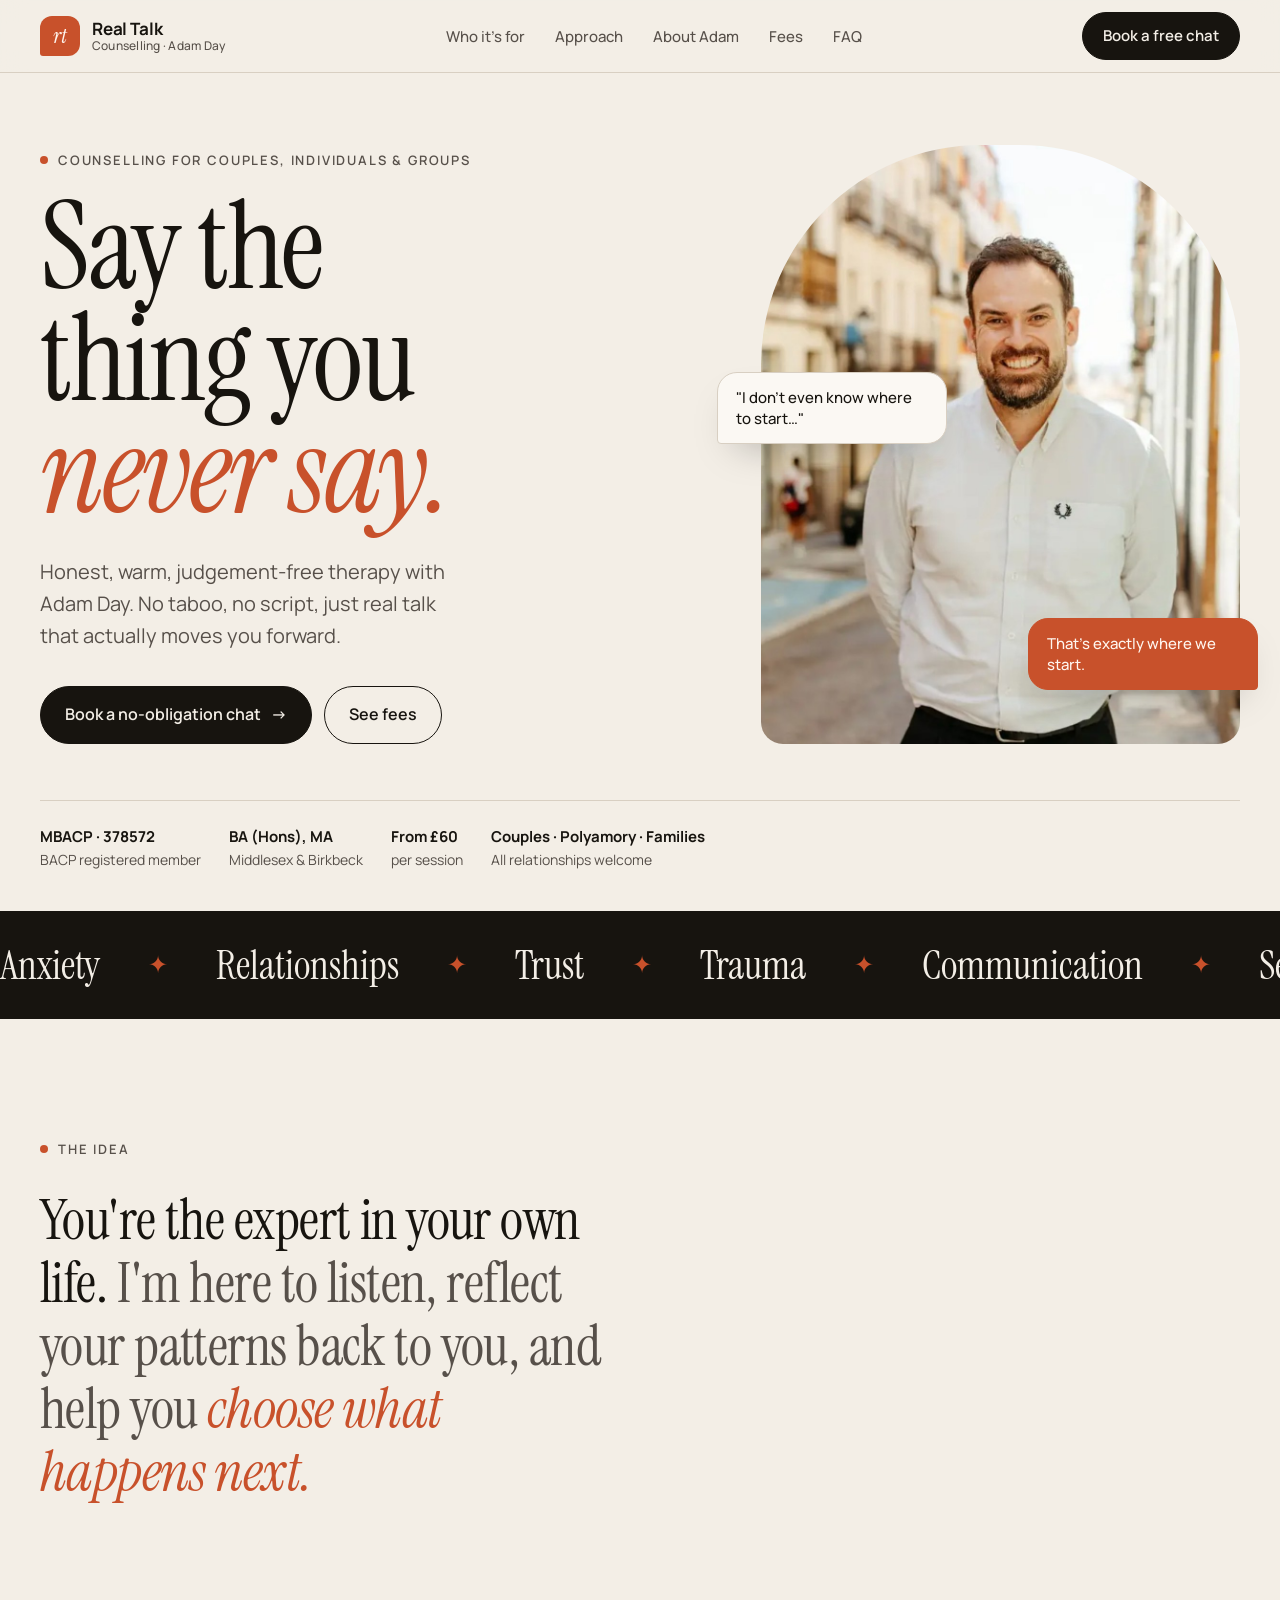
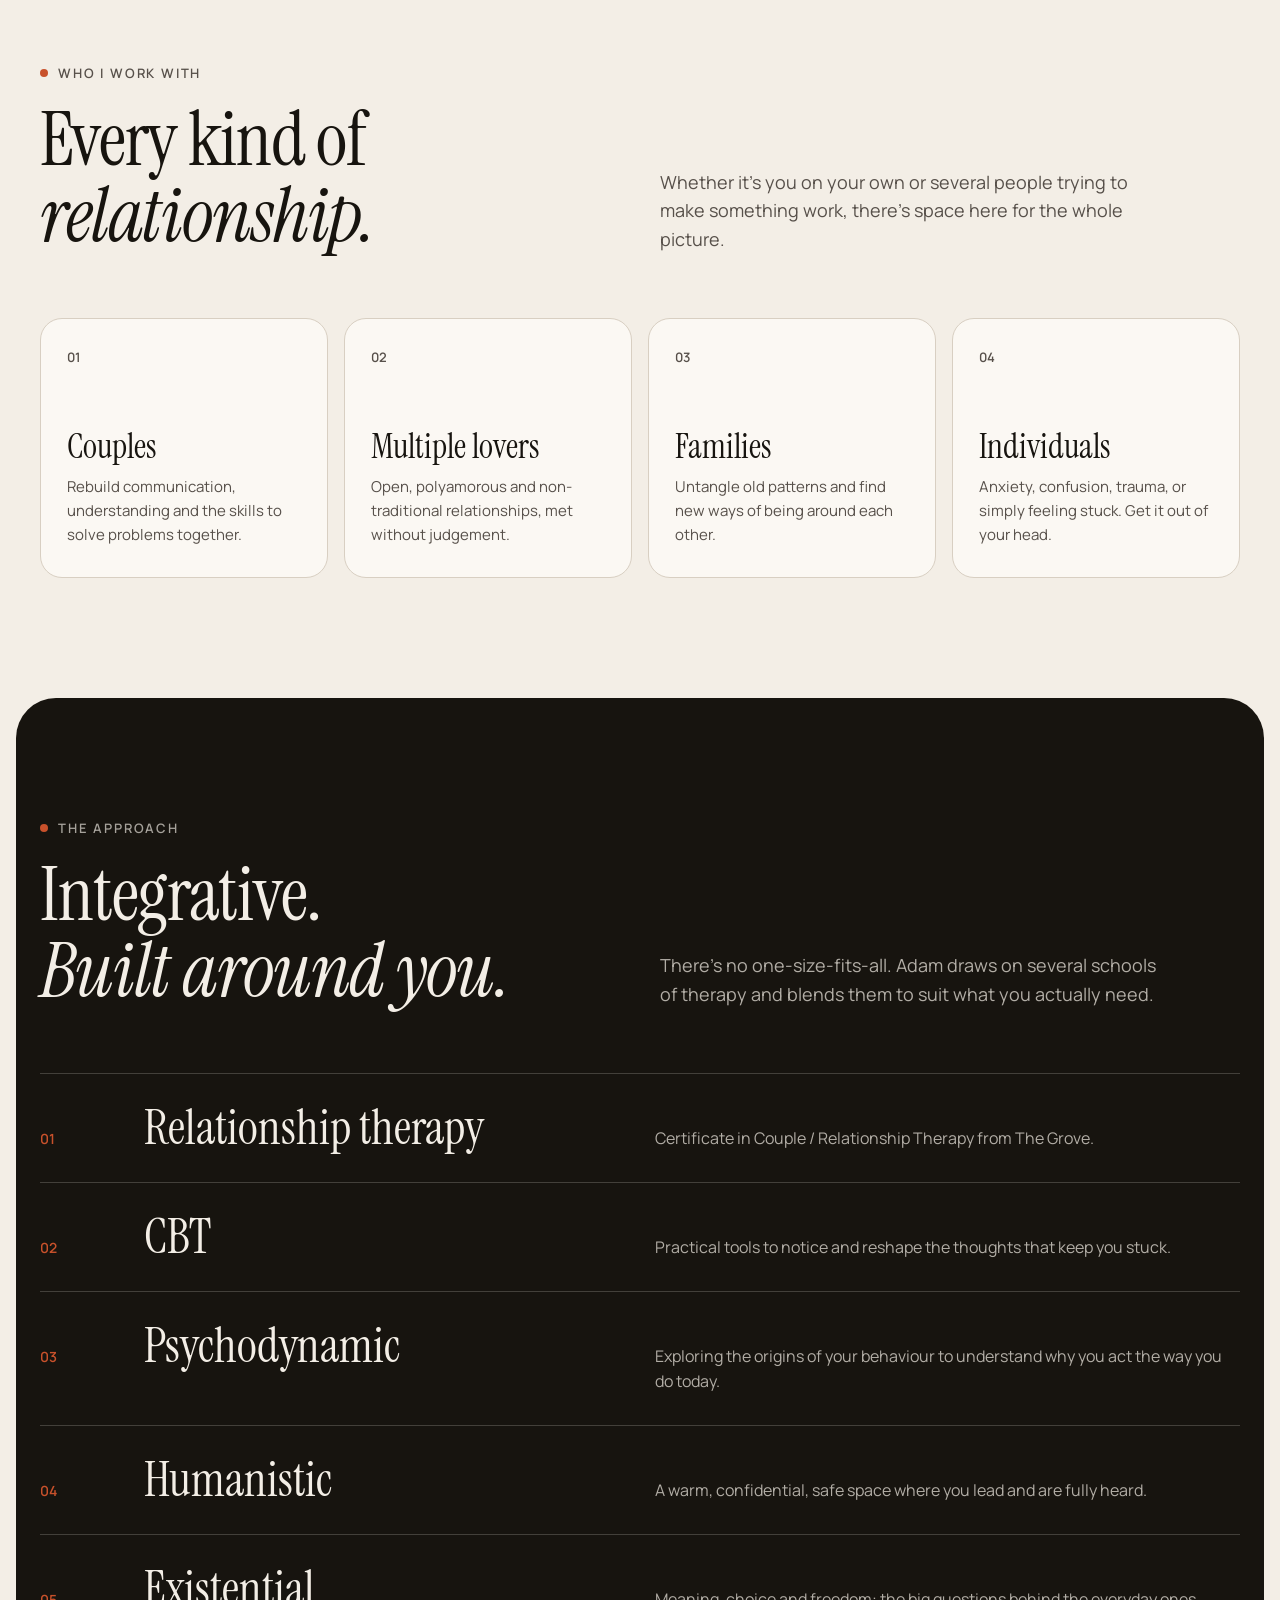
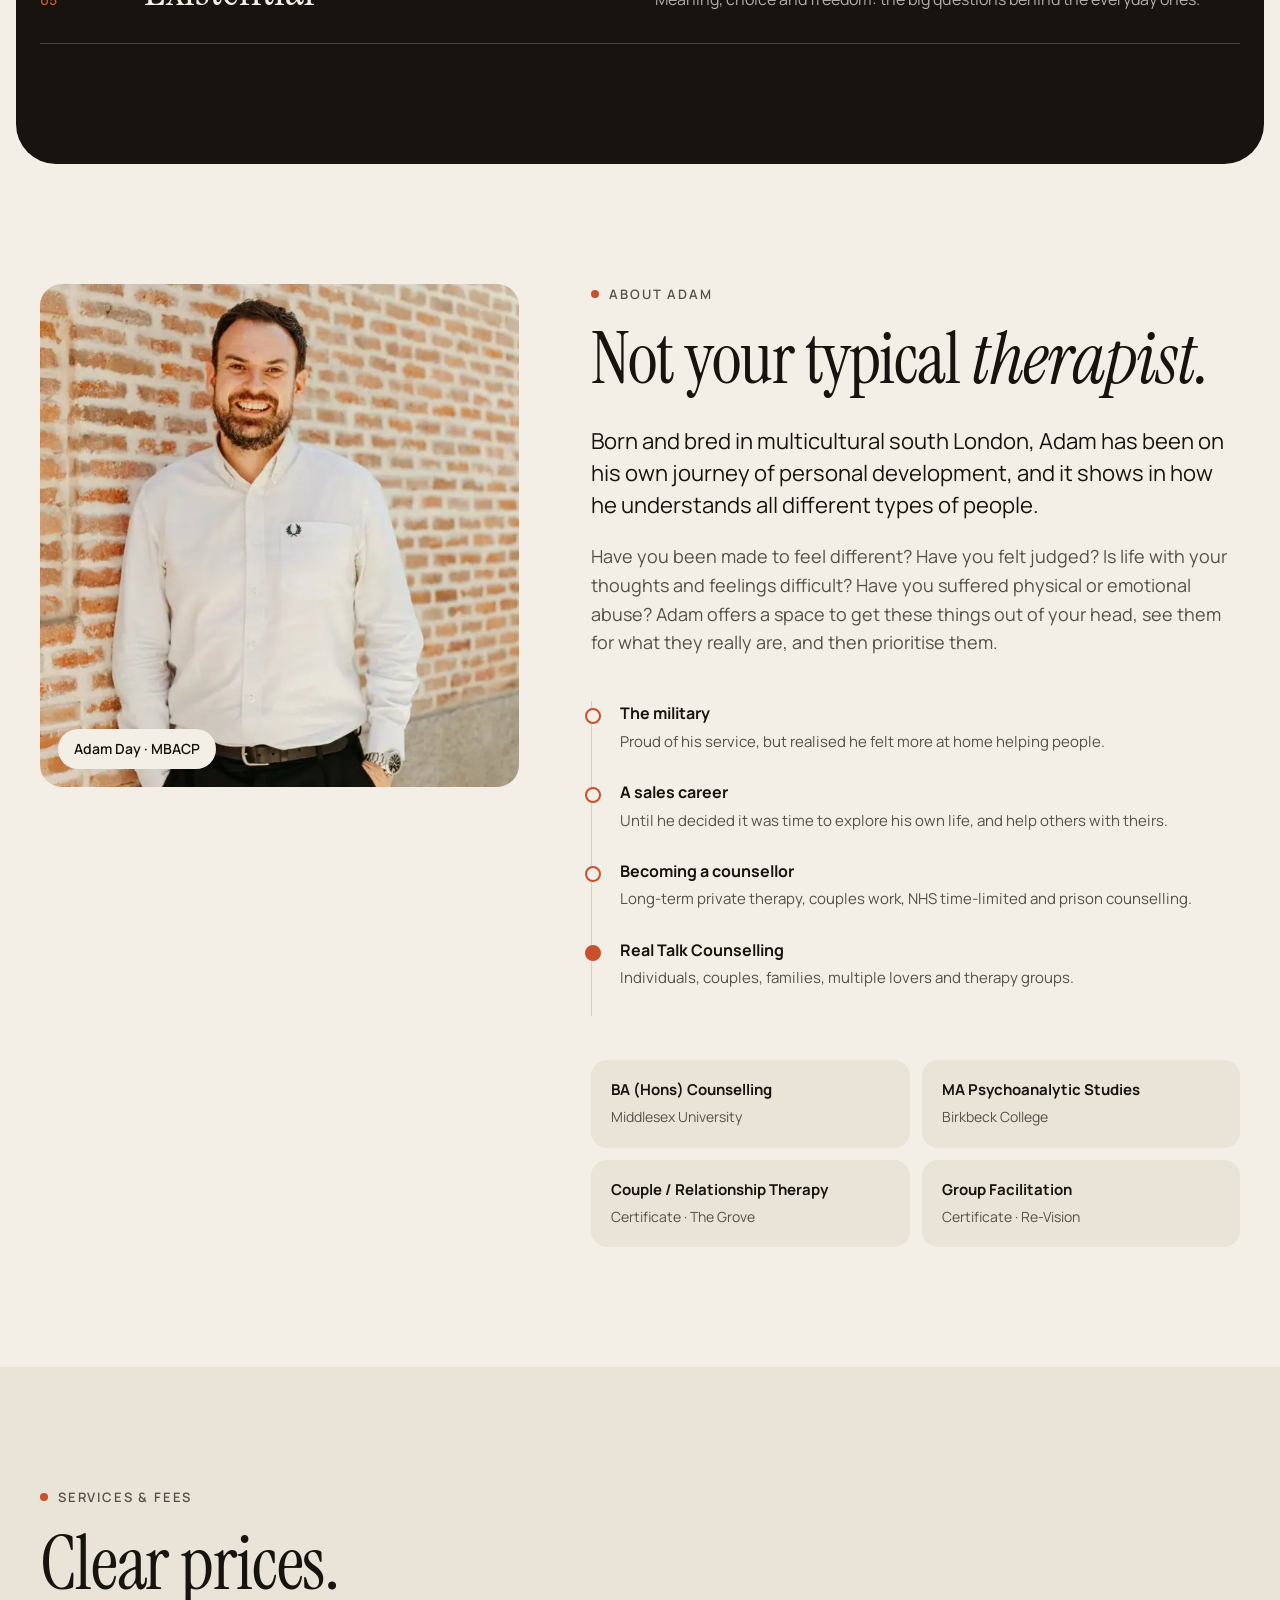
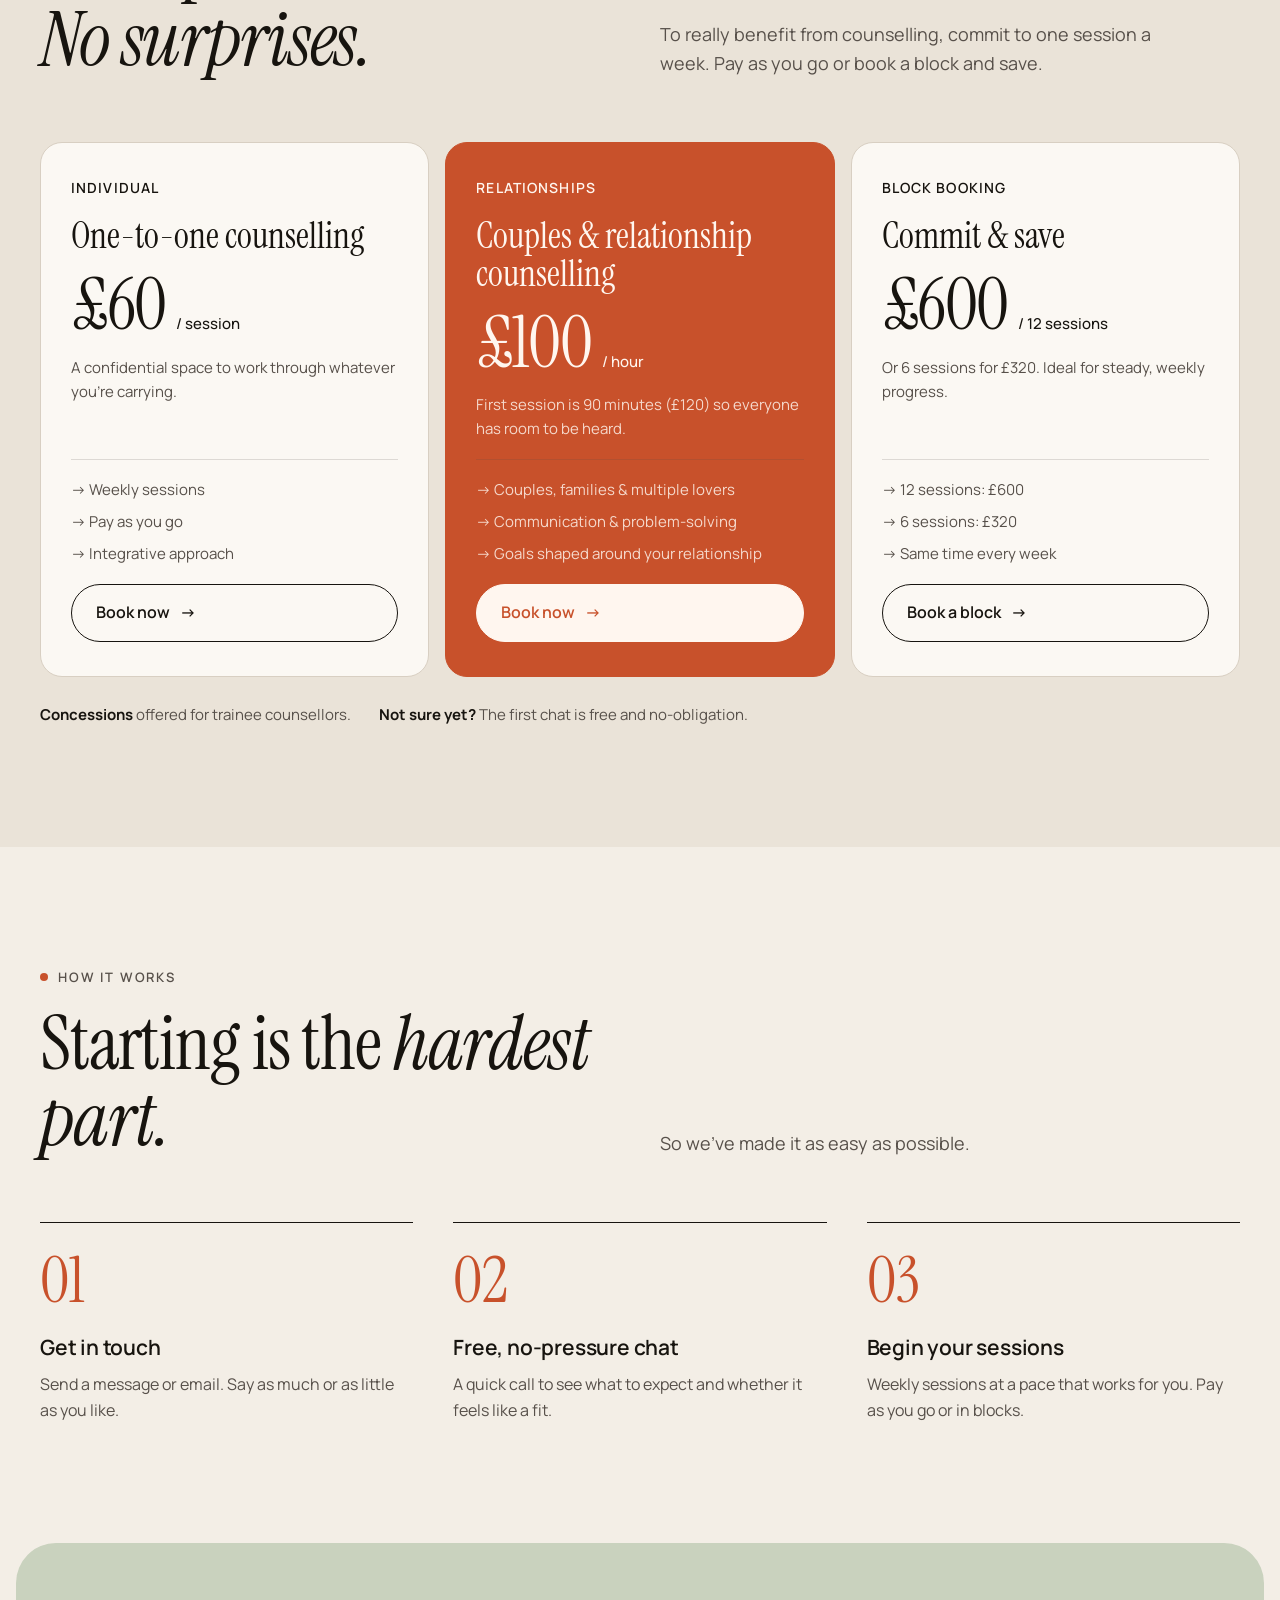
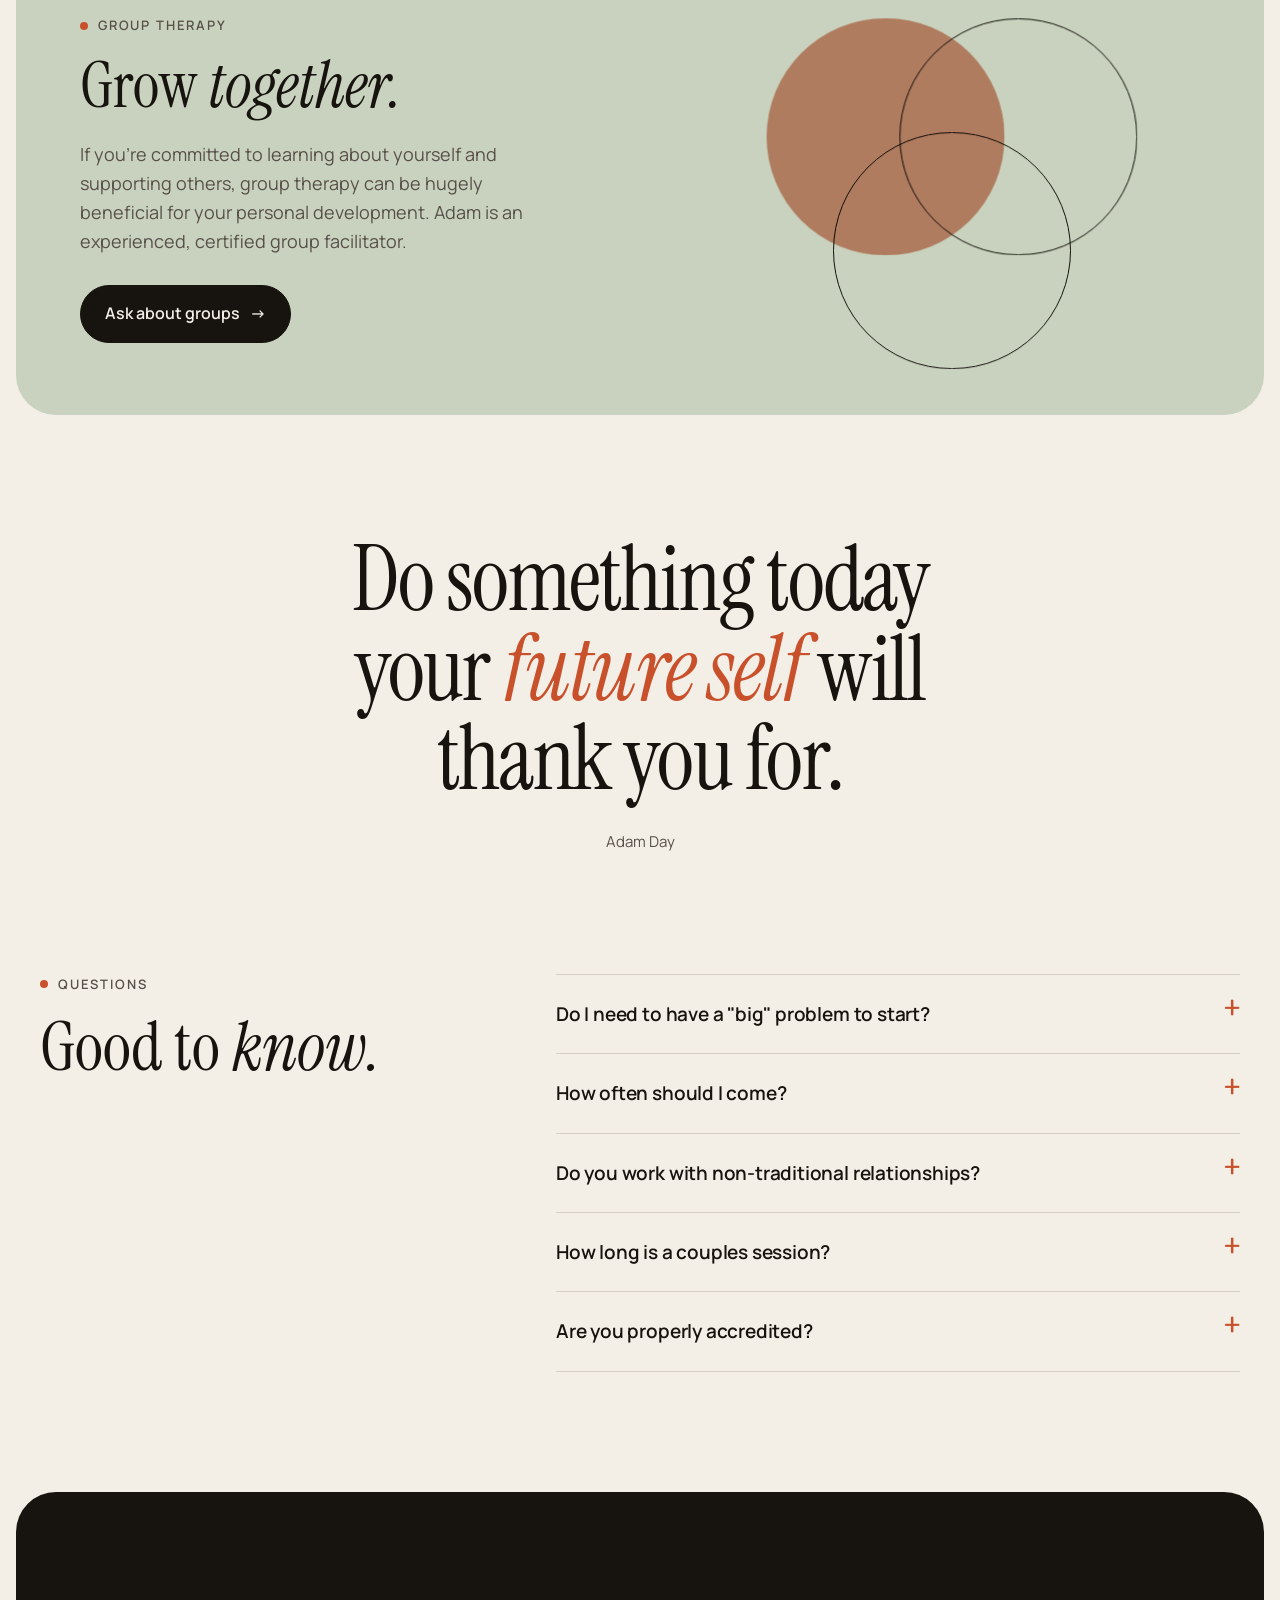
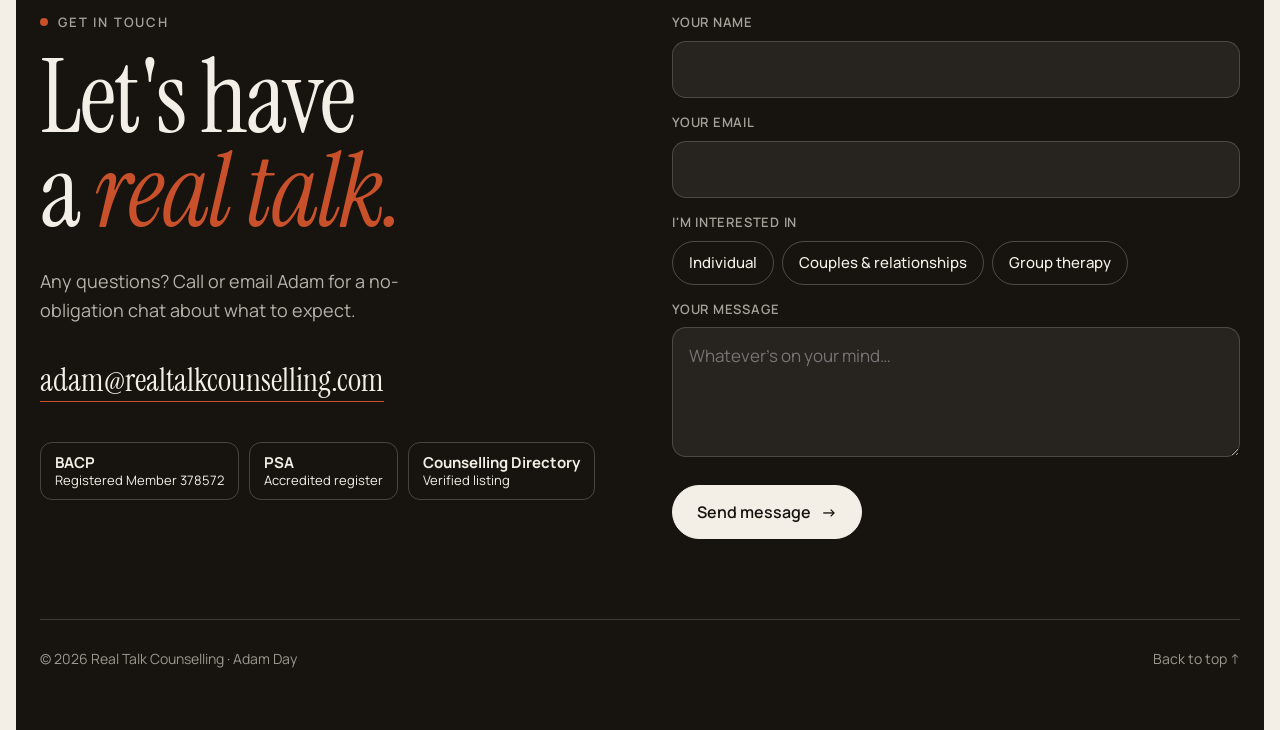
<file: index.html>
<!doctype html>
<html lang="en">
<head>
<meta charset="utf-8">
<meta name="viewport" content="width=device-width, initial-scale=1">
<title>Real Talk Counselling</title>
<meta name="description" content="Adam Day, MBACP. Relationship, couples and individual counselling. Integrative, honest, judgement-free talking therapy.">
<link rel="preconnect" href="https://fonts.googleapis.com">
<link rel="preconnect" href="https://fonts.gstatic.com" crossorigin>
<link href="https://fonts.googleapis.com/css2?family=Instrument+Serif:ital@0;1&family=Manrope:wght@400;500;600;700&display=swap" rel="stylesheet">
<style>
  :root {
    --paper: #F3EEE6;
    --paper-2: #EAE3D8;
    --ink: #17140F;
    --ink-soft: #57504A;
    --line: #D8CFC2;
    --brick: #C8512B;
    --brick-ink: #FFF6EF;
    --sage: #C9D2BE;
    --card: #FBF8F3;
    --radius: 22px;
    --serif: "Instrument Serif", Georgia, serif;
    --sans: "Manrope", system-ui, sans-serif;
  }
  @media (prefers-color-scheme: dark) {
    :root:not([data-theme="light"]) {
      --paper: #14120F; --paper-2: #1C1915; --ink: #F1EBE2; --ink-soft: #ABA298;
      --line: #322D27; --brick: #E2693F; --brick-ink: #1A0E08; --sage: #2C3327; --card: #1D1A16;
    }
  }
  :root[data-theme="dark"] {
    --paper: #14120F; --paper-2: #1C1915; --ink: #F1EBE2; --ink-soft: #ABA298;
    --line: #322D27; --brick: #E2693F; --brick-ink: #1A0E08; --sage: #2C3327; --card: #1D1A16;
  }

  * { box-sizing: border-box; margin: 0; padding: 0; }
  html { scroll-behavior: smooth; }
  body {
    background: var(--paper); color: var(--ink);
    font-family: var(--sans); font-size: 17px; line-height: 1.6;
    -webkit-font-smoothing: antialiased; overflow-x: hidden;
  }
  img { display: block; max-width: 100%; }
  a { color: inherit; }
  .wrap { width: min(1200px, 100% - 32px); margin-inline: auto; }
  .serif { font-family: var(--serif); font-weight: 400; }
  em { font-family: var(--serif); font-style: italic; font-weight: 400; }
  .eyebrow {
    font-size: 13px; font-weight: 600; letter-spacing: .14em; text-transform: uppercase;
    color: var(--ink-soft); display: flex; gap: 10px; align-items: center;
  }
  .eyebrow::before { content: ""; width: 8px; height: 8px; border-radius: 50%; background: var(--brick); }
  .btn {
    display: inline-flex; align-items: center; gap: 10px; text-decoration: none;
    font-weight: 600; font-size: 16px; padding: 15px 24px; border-radius: 999px;
    background: var(--ink); color: var(--paper); border: 1.5px solid var(--ink);
    transition: transform .2s, background .2s, color .2s; cursor: pointer; font-family: inherit;
  }
  .btn:hover { transform: translateY(-2px); background: var(--brick); border-color: var(--brick); color: var(--brick-ink); }
  .btn.ghost { background: transparent; color: var(--ink); }
  .btn.ghost:hover { background: var(--ink); color: var(--paper); border-color: var(--ink); }
  .btn .arrow { transition: transform .2s; }
  .btn:hover .arrow { transform: translateX(4px); }

  /* NAV */
  header {
    position: sticky; top: 0; z-index: 20;
    background: color-mix(in srgb, var(--paper) 85%, transparent);
    backdrop-filter: blur(12px); border-bottom: 1px solid var(--line);
  }
  .nav { display: flex; align-items: center; justify-content: space-between; height: 72px; }
  .logo { display: flex; align-items: center; gap: 12px; text-decoration: none; }
  .logo-mark {
    width: 40px; height: 40px; border-radius: 12px 12px 12px 3px; background: var(--brick);
    display: grid; place-items: center; color: var(--brick-ink);
    font-family: var(--serif); font-style: italic; font-size: 22px; line-height: 1;
  }
  .logo-text { font-weight: 700; letter-spacing: -.01em; font-size: 17px; line-height: 1.1; }
  .logo-text small { display: block; font-weight: 500; font-size: 12px; color: var(--ink-soft); letter-spacing: .02em; }
  .nav ul { display: flex; gap: 30px; list-style: none; }
  .nav ul a { text-decoration: none; font-weight: 500; font-size: 15px; color: var(--ink-soft); transition: color .2s; }
  .nav ul a:hover { color: var(--ink); }
  .nav .btn { padding: 11px 20px; font-size: 15px; }
  @media (max-width: 860px) { .nav ul { display: none; } }

  /* HERO */
  .hero { padding: 72px 0 40px; }
  .hero-grid { display: grid; grid-template-columns: 1.25fr .9fr; gap: 56px; align-items: end; }
  .hero h1 {
    font-family: var(--serif); font-weight: 400; letter-spacing: -.02em;
    font-size: clamp(56px, 9.5vw, 132px); line-height: .92; margin: 22px 0 28px;
  }
  .hero h1 em { color: var(--brick); }
  .hero-lead { font-size: 20px; color: var(--ink-soft); max-width: 34ch; margin-bottom: 34px; }
  .hero-ctas { display: flex; flex-wrap: wrap; gap: 12px; }
  .hero-photo { position: relative; }
  .hero-photo img {
    width: 100%; aspect-ratio: 4/5; object-fit: cover; object-position: center 25%;
    border-radius: 220px 220px var(--radius) var(--radius);
  }
  .bubble {
    position: absolute; background: var(--card); color: var(--ink);
    border: 1px solid var(--line); padding: 14px 18px; border-radius: 20px 20px 20px 4px;
    font-size: 15px; font-weight: 500; box-shadow: 0 18px 40px -20px rgba(0,0,0,.35);
    max-width: 230px; line-height: 1.4;
  }
  .bubble.b1 { left: -44px; top: 38%; animation: float 6s ease-in-out infinite; }
  .bubble.b2 {
    right: -18px; bottom: 9%; border-radius: 20px 20px 4px 20px;
    background: var(--brick); color: var(--brick-ink); border-color: var(--brick);
    animation: float 6s ease-in-out infinite 1.5s;
  }
  @keyframes float { 50% { transform: translateY(-8px); } }
  .hero-meta {
    display: flex; flex-wrap: wrap; gap: 28px; margin-top: 56px; padding-top: 24px;
    border-top: 1px solid var(--line); font-size: 14px; color: var(--ink-soft);
  }
  .hero-meta strong { display: block; color: var(--ink); font-size: 15px; }
  @media (max-width: 900px) {
    .hero { padding-top: 40px; }
    .hero-grid { grid-template-columns: 1fr; gap: 40px; }
    .hero-photo { max-width: 440px; }
    .bubble.b1 { left: -6px; }
    .bubble.b2 { right: -6px; }
  }

  /* MARQUEE */
  .marquee { background: var(--ink); color: var(--paper); overflow: hidden; padding: 22px 0; margin-top: 40px; }
  .marquee-track { display: flex; gap: 48px; width: max-content; animation: scroll 38s linear infinite; }
  .marquee span { font-family: var(--serif); font-size: clamp(26px, 3.4vw, 40px); white-space: nowrap; display: flex; align-items: center; gap: 48px; }
  .marquee span::after { content: "✦"; color: var(--brick); font-size: .6em; }
  @keyframes scroll { to { transform: translateX(-50%); } }
  @media (prefers-reduced-motion: reduce) { .marquee-track, .bubble { animation: none; } }

  /* SECTIONS */
  section { padding: 120px 0; }
  .sec-head { display: grid; grid-template-columns: 1fr 1fr; gap: 40px; align-items: end; margin-bottom: 64px; }
  .sec-head h2 {
    font-family: var(--serif); font-weight: 400; letter-spacing: -.015em;
    font-size: clamp(42px, 6vw, 76px); line-height: 1; margin-top: 18px;
  }
  .sec-head p { color: var(--ink-soft); font-size: 18px; max-width: 46ch; }
  @media (max-width: 860px) { section { padding: 84px 0; } .sec-head { grid-template-columns: 1fr; gap: 20px; margin-bottom: 44px; } }

  /* INTRO STATEMENT */
  .statement { padding: 120px 0 40px; }
  .statement p {
    font-family: var(--serif); font-size: clamp(30px, 4.4vw, 58px); line-height: 1.12;
    letter-spacing: -.01em; max-width: 22ch;
  }
  .statement p .muted { color: var(--ink-soft); }
  .statement p em { color: var(--brick); }

  /* WHO */
  .who-grid { display: grid; grid-template-columns: repeat(4, 1fr); gap: 16px; }
  .who {
    background: var(--card); border: 1px solid var(--line); border-radius: var(--radius);
    padding: 28px 26px 30px; min-height: 260px; display: flex; flex-direction: column;
    transition: transform .25s, border-color .25s;
  }
  .who:hover { transform: translateY(-4px); border-color: var(--brick); }
  .who .num { font-size: 13px; font-weight: 600; color: var(--ink-soft); }
  .who h3 { font-family: var(--serif); font-weight: 400; font-size: 34px; line-height: 1.05; margin-top: auto; margin-bottom: 10px; }
  .who p { font-size: 15px; color: var(--ink-soft); }
  @media (max-width: 960px) { .who-grid { grid-template-columns: repeat(2, 1fr); } }
  @media (max-width: 520px) { .who-grid { grid-template-columns: 1fr; } .who { min-height: 200px; } }

  /* APPROACH (dark) */
  .dark { background: var(--ink); color: var(--paper); border-radius: 40px; margin: 0 16px; }
  .dark .eyebrow { color: color-mix(in srgb, var(--paper) 65%, transparent); }
  .dark .sec-head p { color: color-mix(in srgb, var(--paper) 70%, transparent); }
  .modalities { border-top: 1px solid color-mix(in srgb, var(--paper) 20%, transparent); }
  .mod {
    display: grid; grid-template-columns: 80px 1fr 1.2fr; gap: 24px; align-items: baseline;
    padding: 30px 0; border-bottom: 1px solid color-mix(in srgb, var(--paper) 20%, transparent);
    transition: padding .3s;
  }
  .mod:hover { padding-left: 14px; }
  .mod .n { color: var(--brick); font-weight: 600; font-size: 14px; }
  .mod h3 { font-family: var(--serif); font-weight: 400; font-size: clamp(30px, 4vw, 48px); line-height: 1; }
  .mod p { color: color-mix(in srgb, var(--paper) 70%, transparent); font-size: 16px; }
  @media (max-width: 760px) { .mod { grid-template-columns: 1fr; gap: 8px; } .dark { margin: 0 8px; border-radius: 28px; } }

  /* ABOUT */
  .about-grid { display: grid; grid-template-columns: .85fr 1.15fr; gap: 72px; align-items: start; }
  .about-photo { position: sticky; top: 100px; }
  .about-photo img { border-radius: var(--radius); width: 100%; aspect-ratio: 1/1.05; object-fit: cover; object-position: center 20%; }
  .about-photo .tag {
    position: absolute; left: 18px; bottom: 18px; background: var(--paper); color: var(--ink);
    border-radius: 999px; padding: 9px 16px; font-size: 14px; font-weight: 600;
  }
  .about-body h2 { font-family: var(--serif); font-weight: 400; font-size: clamp(42px, 5.6vw, 72px); line-height: 1; margin: 18px 0 32px; letter-spacing: -.015em; }
  .about-body > p { color: var(--ink-soft); margin-bottom: 20px; font-size: 18px; max-width: 58ch; }
  .about-body > p.big { color: var(--ink); font-size: 22px; line-height: 1.45; }
  .timeline { list-style: none; margin: 44px 0; border-left: 1.5px solid var(--line); }
  .timeline li { position: relative; padding: 0 0 26px 28px; }
  .timeline li::before {
    content: ""; position: absolute; left: -7px; top: 7px; width: 12px; height: 12px;
    border-radius: 50%; background: var(--paper); border: 2px solid var(--brick);
  }
  .timeline li:last-child::before { background: var(--brick); }
  .timeline strong { display: block; font-size: 16px; }
  .timeline span { color: var(--ink-soft); font-size: 15px; }
  .creds { display: grid; grid-template-columns: repeat(2, 1fr); gap: 12px; }
  .cred { background: var(--paper-2); border-radius: 16px; padding: 18px 20px; }
  .cred b { display: block; font-size: 15px; }
  .cred small { color: var(--ink-soft); font-size: 14px; }
  @media (max-width: 900px) {
    .about-grid { grid-template-columns: 1fr; gap: 40px; }
    .about-photo { position: relative; top: 0; max-width: 460px; }
  }
  @media (max-width: 520px) { .creds { grid-template-columns: 1fr; } }

  /* SERVICES / PRICING */
  .services { background: var(--paper-2); }
  .price-grid { display: grid; grid-template-columns: repeat(3, 1fr); gap: 16px; }
  .price {
    background: var(--card); border: 1px solid var(--line); border-radius: var(--radius);
    padding: 34px 30px; display: flex; flex-direction: column; gap: 18px;
  }
  .price.feature { background: var(--brick); color: var(--brick-ink); border-color: var(--brick); }
  .price.feature .muted, .price.feature li { color: color-mix(in srgb, var(--brick-ink) 82%, transparent); }
  .price .kind { font-weight: 600; font-size: 14px; letter-spacing: .08em; text-transform: uppercase; }
  .price h3 { font-family: var(--serif); font-weight: 400; font-size: 36px; line-height: 1.05; }
  .price .amount { font-family: var(--serif); font-size: 72px; line-height: .9; letter-spacing: -.02em; }
  .price .amount small { font-family: var(--sans); font-size: 15px; letter-spacing: 0; font-weight: 500; }
  .price .muted { color: var(--ink-soft); font-size: 15px; }
  .price ul { list-style: none; display: grid; gap: 8px; font-size: 15px; color: var(--ink-soft); margin-top: auto; padding-top: 18px; border-top: 1px solid color-mix(in srgb, currentColor 18%, transparent); }
  .price li::before { content: "→ "; color: inherit; }
  .price.feature .btn { background: var(--brick-ink); color: var(--brick); border-color: var(--brick-ink); }
  .price.feature .btn:hover { background: var(--ink); color: var(--paper); border-color: var(--ink); }
  .note { margin-top: 26px; font-size: 15px; color: var(--ink-soft); display: flex; flex-wrap: wrap; gap: 8px 28px; }
  .note b { color: var(--ink); }
  @media (max-width: 960px) { .price-grid { grid-template-columns: 1fr; } }

  /* STEPS */
  .steps { display: grid; grid-template-columns: repeat(3, 1fr); gap: 40px; counter-reset: s; }
  .step { border-top: 1.5px solid var(--ink); padding-top: 26px; }
  .step::before { counter-increment: s; content: "0" counter(s); font-family: var(--serif); font-size: 64px; line-height: 1; color: var(--brick); display: block; margin-bottom: 18px; }
  .step h3 { font-size: 21px; font-weight: 600; margin-bottom: 8px; letter-spacing: -.01em; }
  .step p { color: var(--ink-soft); font-size: 16px; }
  @media (max-width: 860px) { .steps { grid-template-columns: 1fr; gap: 32px; } }

  /* GROUP */
  .group {
    display: grid; grid-template-columns: 1fr 1fr; gap: 0; border-radius: 40px; overflow: hidden;
    background: var(--sage); margin: 0 16px;
  }
  .group-text { padding: 72px clamp(28px, 5vw, 72px); }
  .group-text h2 { font-family: var(--serif); font-weight: 400; font-size: clamp(40px, 5vw, 64px); line-height: 1; margin: 18px 0 22px; }
  .group-text p { font-size: 18px; margin-bottom: 30px; max-width: 44ch; color: var(--ink-soft); }
  .circles { position: relative; min-height: 360px; display: grid; place-items: center; }
  .circles i {
    position: absolute; width: 38%; max-width: 300px; aspect-ratio: 1; border-radius: 50%;
    border: 1.5px solid var(--ink); mix-blend-mode: multiply;
  }
  .circles i:nth-child(1) { transform: translate(-28%, -18%); background: color-mix(in srgb, var(--brick) 60%, transparent); border-color: transparent; }
  .circles i:nth-child(2) { transform: translate(28%, -18%); }
  .circles i:nth-child(3) { transform: translate(0, 30%); }
  @media (prefers-color-scheme: dark) { :root:not([data-theme="light"]) .circles i { mix-blend-mode: normal; border-color: var(--ink); } }
  @media (max-width: 860px) { .group { grid-template-columns: 1fr; margin: 0 8px; border-radius: 28px; } .circles { min-height: 280px; } .group-text { padding: 52px 24px 8px; } }

  /* QUOTE */
  .quote { text-align: center; }
  .quote blockquote {
    font-family: var(--serif); font-size: clamp(40px, 7vw, 96px); line-height: 1; letter-spacing: -.02em;
    max-width: 16ch; margin: 0 auto;
  }
  .quote blockquote em { color: var(--brick); }
  .quote cite { display: block; margin-top: 26px; font-style: normal; color: var(--ink-soft); font-size: 15px; }

  /* FAQ */
  .faq-grid { display: grid; grid-template-columns: .8fr 1.2fr; gap: 60px; }
  details { border-bottom: 1px solid var(--line); }
  details:first-child { border-top: 1px solid var(--line); }
  summary {
    list-style: none; cursor: pointer; padding: 24px 0; display: flex; justify-content: space-between;
    gap: 20px; font-size: 19px; font-weight: 600; letter-spacing: -.01em;
  }
  summary::-webkit-details-marker { display: none; }
  summary::after { content: "+"; font-family: var(--serif); font-size: 32px; line-height: .7; color: var(--brick); transition: transform .25s; }
  details[open] summary::after { transform: rotate(45deg); }
  details p { padding: 0 0 24px; color: var(--ink-soft); max-width: 60ch; }
  @media (max-width: 860px) { .faq-grid { grid-template-columns: 1fr; gap: 24px; } }

  /* CONTACT */
  .contact { background: var(--ink); color: var(--paper); border-radius: 40px 40px 0 0; margin: 0 16px; padding-bottom: 60px; }
  .contact-grid { display: grid; grid-template-columns: 1fr 1fr; gap: 64px; }
  .contact h2 { font-family: var(--serif); font-weight: 400; font-size: clamp(52px, 8vw, 112px); line-height: .92; letter-spacing: -.02em; margin: 18px 0 28px; }
  .contact h2 em { color: var(--brick); }
  .contact .eyebrow { color: color-mix(in srgb, var(--paper) 65%, transparent); }
  .contact .lead { color: color-mix(in srgb, var(--paper) 72%, transparent); font-size: 18px; max-width: 40ch; margin-bottom: 30px; }
  .mail { font-family: var(--serif); font-size: clamp(22px, 2.6vw, 32px); text-decoration: none; border-bottom: 1px solid var(--brick); word-break: break-all; }
  .mail:hover { color: var(--brick); }
  form { display: grid; gap: 14px; }
  .field label { display: block; font-size: 13px; font-weight: 600; letter-spacing: .06em; text-transform: uppercase; margin-bottom: 8px; color: color-mix(in srgb, var(--paper) 65%, transparent); }
  .field input, .field textarea {
    width: 100%; font: inherit; color: var(--paper); background: color-mix(in srgb, var(--paper) 7%, transparent);
    border: 1px solid color-mix(in srgb, var(--paper) 18%, transparent); border-radius: 14px; padding: 14px 16px;
    transition: border-color .2s;
  }
  .field input:focus, .field textarea:focus { outline: none; border-color: var(--brick); }
  .field textarea { min-height: 130px; resize: vertical; }
  .chips { display: flex; flex-wrap: wrap; gap: 8px; position: relative; }
  .chips input { position: absolute; left: 0; top: 0; width: 1px; height: 1px; opacity: 0; pointer-events: none; }
  .chips label {
    text-transform: none; letter-spacing: 0; font-size: 15px; font-weight: 500; margin: 0; cursor: pointer;
    padding: 9px 16px; border-radius: 999px; border: 1px solid color-mix(in srgb, var(--paper) 25%, transparent);
    color: var(--paper); transition: all .2s;
  }
  .chips input:checked + label { background: var(--brick); border-color: var(--brick); color: var(--brick-ink); }
  .chips input:focus-visible + label { outline: 2px solid var(--brick); outline-offset: 2px; }
  .contact .btn { background: var(--paper); color: var(--ink); border-color: var(--paper); justify-self: start; margin-top: 6px; }
  .contact .btn:hover { background: var(--brick); border-color: var(--brick); color: var(--brick-ink); }
  .badges { display: flex; flex-wrap: wrap; gap: 10px; margin-top: 36px; }
  .badge { border: 1px solid color-mix(in srgb, var(--paper) 22%, transparent); border-radius: 12px; padding: 10px 14px; font-size: 13px; line-height: 1.3; }
  .badge b { display: block; font-size: 15px; }
  footer {
    margin-top: 80px; padding-top: 28px; border-top: 1px solid color-mix(in srgb, var(--paper) 18%, transparent);
    display: flex; flex-wrap: wrap; justify-content: space-between; gap: 12px; font-size: 14px;
    color: color-mix(in srgb, var(--paper) 60%, transparent);
  }
  footer a { text-decoration: none; }
  footer a:hover { color: var(--paper); }
  @media (max-width: 860px) { .contact-grid { grid-template-columns: 1fr; gap: 48px; } .contact { margin: 0 8px; border-radius: 28px 28px 0 0; } }

  /* Reveal on scroll */
  .reveal { opacity: 0; transform: translateY(24px); transition: opacity .8s ease, transform .8s ease; }
  .reveal.in { opacity: 1; transform: none; }
  @media (prefers-reduced-motion: reduce) { .reveal { opacity: 1; transform: none; transition: none; } }
</style>
</head>
<body>

<header>
  <div class="wrap nav">
    <a href="#top" class="logo" aria-label="Real Talk Counselling, home">
      <span class="logo-mark">rt</span>
      <span class="logo-text">Real Talk<small>Counselling · Adam Day</small></span>
    </a>
    <ul>
      <li><a href="#who">Who it's for</a></li>
      <li><a href="#approach">Approach</a></li>
      <li><a href="#about">About Adam</a></li>
      <li><a href="#services">Fees</a></li>
      <li><a href="#faq">FAQ</a></li>
    </ul>
    <a href="#contact" class="btn">Book a free chat</a>
  </div>
</header>

<main id="top">
  <!-- HERO -->
  <section class="hero" style="padding-bottom:0">
    <div class="wrap hero-grid">
      <div>
        <div class="eyebrow">Counselling for couples, individuals &amp; groups</div>
        <h1>Say the<br>thing you<br><em>never say.</em></h1>
        <p class="hero-lead">Honest, warm, judgement-free therapy with Adam Day. No taboo, no script, just real talk that actually moves you forward.</p>
        <div class="hero-ctas">
          <a href="#contact" class="btn">Book a no-obligation chat <span class="arrow">→</span></a>
          <a href="#services" class="btn ghost">See fees</a>
        </div>
      </div>
      <div class="hero-photo">
        <img src="assets/adam-street.jpg" alt="Adam Day, counsellor, smiling in a sunny street">
        <div class="bubble b1">"I don't even know where to start…"</div>
        <div class="bubble b2">That's exactly where we start.</div>
      </div>
    </div>
    <div class="wrap hero-meta">
      <div><strong>MBACP · 378572</strong>BACP registered member</div>
      <div><strong>BA (Hons), MA</strong>Middlesex &amp; Birkbeck</div>
      <div><strong>From £60</strong>per session</div>
      <div><strong>Couples · Polyamory · Families</strong>All relationships welcome</div>
    </div>
  </section>

  <div class="marquee" aria-hidden="true">
    <div class="marquee-track">
      <span>Anxiety</span><span>Relationships</span><span>Trust</span><span>Trauma</span><span>Communication</span><span>Self-worth</span><span>Grief</span><span>Identity</span><span>Fears</span>
      <span>Anxiety</span><span>Relationships</span><span>Trust</span><span>Trauma</span><span>Communication</span><span>Self-worth</span><span>Grief</span><span>Identity</span><span>Fears</span>
    </div>
  </div>

  <!-- STATEMENT -->
  <div class="statement wrap reveal">
    <div class="eyebrow" style="margin-bottom:28px">The idea</div>
    <p>You're the expert in your own life. <span class="muted">I'm here to listen, reflect your patterns back to you, and help you</span> <em>choose what happens next.</em></p>
  </div>

  <!-- WHO -->
  <section id="who">
    <div class="wrap">
      <div class="sec-head reveal">
        <div>
          <div class="eyebrow">Who I work with</div>
          <h2>Every kind of <em>relationship.</em></h2>
        </div>
        <p>Whether it's you on your own or several people trying to make something work, there's space here for the whole picture.</p>
      </div>
      <div class="who-grid">
        <article class="who reveal"><span class="num">01</span><h3>Couples</h3><p>Rebuild communication, understanding and the skills to solve problems together.</p></article>
        <article class="who reveal"><span class="num">02</span><h3>Multiple lovers</h3><p>Open, polyamorous and non-traditional relationships, met without judgement.</p></article>
        <article class="who reveal"><span class="num">03</span><h3>Families</h3><p>Untangle old patterns and find new ways of being around each other.</p></article>
        <article class="who reveal"><span class="num">04</span><h3>Individuals</h3><p>Anxiety, confusion, trauma, or simply feeling stuck. Get it out of your head.</p></article>
      </div>
    </div>
  </section>

  <!-- APPROACH -->
  <section id="approach" class="dark">
    <div class="wrap">
      <div class="sec-head reveal">
        <div>
          <div class="eyebrow">The approach</div>
          <h2>Integrative.<br><em>Built around you.</em></h2>
        </div>
        <p>There's no one-size-fits-all. Adam draws on several schools of therapy and blends them to suit what you actually need.</p>
      </div>
      <div class="modalities">
        <div class="mod reveal"><span class="n">01</span><h3>Relationship therapy</h3><p>Certificate in Couple / Relationship Therapy from The Grove.</p></div>
        <div class="mod reveal"><span class="n">02</span><h3>CBT</h3><p>Practical tools to notice and reshape the thoughts that keep you stuck.</p></div>
        <div class="mod reveal"><span class="n">03</span><h3>Psychodynamic</h3><p>Exploring the origins of your behaviour to understand why you act the way you do today.</p></div>
        <div class="mod reveal"><span class="n">04</span><h3>Humanistic</h3><p>A warm, confidential, safe space where you lead and are fully heard.</p></div>
        <div class="mod reveal"><span class="n">05</span><h3>Existential</h3><p>Meaning, choice and freedom: the big questions behind the everyday ones.</p></div>
      </div>
    </div>
  </section>

  <!-- ABOUT -->
  <section id="about">
    <div class="wrap about-grid">
      <div class="about-photo reveal">
        <img src="assets/adam-brick.jpg" alt="Portrait of Adam Day leaning against a brick wall">
        <span class="tag">Adam Day · MBACP</span>
      </div>
      <div class="about-body">
        <div class="eyebrow">About Adam</div>
        <h2>Not your typical <em>therapist.</em></h2>
        <p class="big">Born and bred in multicultural south London, Adam has been on his own journey of personal development, and it shows in how he understands all different types of people.</p>
        <p>Have you been made to feel different? Have you felt judged? Is life with your thoughts and feelings difficult? Have you suffered physical or emotional abuse? Adam offers a space to get these things out of your head, see them for what they really are, and then prioritise them.</p>

        <ol class="timeline">
          <li><strong>The military</strong><span>Proud of his service, but realised he felt more at home helping people.</span></li>
          <li><strong>A sales career</strong><span>Until he decided it was time to explore his own life, and help others with theirs.</span></li>
          <li><strong>Becoming a counsellor</strong><span>Long-term private therapy, couples work, NHS time-limited and prison counselling.</span></li>
          <li><strong>Real Talk Counselling</strong><span>Individuals, couples, families, multiple lovers and therapy groups.</span></li>
        </ol>

        <div class="creds">
          <div class="cred"><b>BA (Hons) Counselling</b><small>Middlesex University</small></div>
          <div class="cred"><b>MA Psychoanalytic Studies</b><small>Birkbeck College</small></div>
          <div class="cred"><b>Couple / Relationship Therapy</b><small>Certificate · The Grove</small></div>
          <div class="cred"><b>Group Facilitation</b><small>Certificate · Re-Vision</small></div>
        </div>
      </div>
    </div>
  </section>

  <!-- SERVICES -->
  <section id="services" class="services">
    <div class="wrap">
      <div class="sec-head reveal">
        <div>
          <div class="eyebrow">Services &amp; fees</div>
          <h2>Clear prices.<br><em>No surprises.</em></h2>
        </div>
        <p>To really benefit from counselling, commit to one session a week. Pay as you go or book a block and save.</p>
      </div>
      <div class="price-grid">
        <article class="price reveal">
          <span class="kind">Individual</span>
          <h3>One-to-one counselling</h3>
          <div class="amount">£60 <small>/ session</small></div>
          <p class="muted">A confidential space to work through whatever you're carrying.</p>
          <ul><li>Weekly sessions</li><li>Pay as you go</li><li>Integrative approach</li></ul>
          <a href="#contact" class="btn ghost">Book now <span class="arrow">→</span></a>
        </article>
        <article class="price feature reveal">
          <span class="kind">Relationships</span>
          <h3>Couples &amp; relationship counselling</h3>
          <div class="amount">£100 <small>/ hour</small></div>
          <p class="muted">First session is 90 minutes (£120) so everyone has room to be heard.</p>
          <ul><li>Couples, families &amp; multiple lovers</li><li>Communication &amp; problem-solving</li><li>Goals shaped around your relationship</li></ul>
          <a href="#contact" class="btn">Book now <span class="arrow">→</span></a>
        </article>
        <article class="price reveal">
          <span class="kind">Block booking</span>
          <h3>Commit &amp; save</h3>
          <div class="amount">£600 <small>/ 12 sessions</small></div>
          <p class="muted">Or 6 sessions for £320. Ideal for steady, weekly progress.</p>
          <ul><li>12 sessions: £600</li><li>6 sessions: £320</li><li>Same time every week</li></ul>
          <a href="#contact" class="btn ghost">Book a block <span class="arrow">→</span></a>
        </article>
      </div>
      <div class="note"><span><b>Concessions</b> offered for trainee counsellors.</span><span><b>Not sure yet?</b> The first chat is free and no-obligation.</span></div>
    </div>
  </section>

  <!-- HOW IT WORKS -->
  <section>
    <div class="wrap">
      <div class="sec-head reveal">
        <div>
          <div class="eyebrow">How it works</div>
          <h2>Starting is the <em>hardest part.</em></h2>
        </div>
        <p>So we've made it as easy as possible.</p>
      </div>
      <div class="steps">
        <div class="step reveal"><h3>Get in touch</h3><p>Send a message or email. Say as much or as little as you like.</p></div>
        <div class="step reveal"><h3>Free, no-pressure chat</h3><p>A quick call to see what to expect and whether it feels like a fit.</p></div>
        <div class="step reveal"><h3>Begin your sessions</h3><p>Weekly sessions at a pace that works for you. Pay as you go or in blocks.</p></div>
      </div>
    </div>
  </section>

  <!-- GROUP -->
  <div class="group reveal">
    <div class="group-text">
      <div class="eyebrow">Group therapy</div>
      <h2>Grow <em>together.</em></h2>
      <p>If you're committed to learning about yourself and supporting others, group therapy can be hugely beneficial for your personal development. Adam is an experienced, certified group facilitator.</p>
      <a href="#contact" class="btn">Ask about groups <span class="arrow">→</span></a>
    </div>
    <div class="circles" aria-hidden="true"><i></i><i></i><i></i></div>
  </div>

  <!-- QUOTE -->
  <section class="quote">
    <div class="wrap reveal">
      <blockquote>Do something today your <em>future self</em> will thank you for.</blockquote>
      <cite>Adam Day</cite>
    </div>
  </section>

  <!-- FAQ -->
  <section id="faq" style="padding-top:0">
    <div class="wrap faq-grid">
      <div class="reveal">
        <div class="eyebrow">Questions</div>
        <h2 class="serif" style="font-size:clamp(42px,5.6vw,68px);line-height:1;margin-top:18px">Good to <em>know.</em></h2>
      </div>
      <div>
        <details><summary>Do I need to have a "big" problem to start?</summary><p>No. Every person can benefit from talking therapy. There's no taboo in speaking about your emotions, fears, confusions, anxieties or trauma, big or small.</p></details>
        <details><summary>How often should I come?</summary><p>To get the most out of counselling, the recommendation is one session per week. You can pay as you go or book a block of 6 or 12 sessions.</p></details>
        <details><summary>Do you work with non-traditional relationships?</summary><p>Yes. Adam works with couples, multiple lovers, families and individuals, without judgement.</p></details>
        <details><summary>How long is a couples session?</summary><p>The first relationship session is 90 minutes (£120). After that, sessions are one hour at £100.</p></details>
        <details><summary>Are you properly accredited?</summary><p>Adam is a registered member of the British Association for Counselling and Psychotherapy (MBACP, no. 378572), a PSA accredited register, and is listed on Counselling Directory.</p></details>
      </div>
    </div>
  </section>

  <!-- CONTACT -->
  <section id="contact" class="contact">
    <div class="wrap contact-grid">
      <div>
        <div class="eyebrow">Get in touch</div>
        <h2>Let's have<br>a <em>real talk.</em></h2>
        <p class="lead">Any questions? Call or email Adam for a no-obligation chat about what to expect.</p>
        <a class="mail" href="mailto:adam@realtalkcounselling.com">adam@realtalkcounselling.com</a>
        <div class="badges">
          <div class="badge"><b>BACP</b>Registered Member 378572</div>
          <div class="badge"><b>PSA</b>Accredited register</div>
          <div class="badge"><b>Counselling Directory</b>Verified listing</div>
        </div>
      </div>
      <form id="contact-form">
        <div class="field"><label for="name">Your name</label><input id="name" name="name" autocomplete="name" required></div>
        <div class="field"><label for="email">Your email</label><input id="email" name="email" type="email" autocomplete="email" required></div>
        <div class="field">
          <label>I'm interested in</label>
          <div class="chips">
            <input type="checkbox" id="t1" name="type" value="Individual counselling"><label for="t1">Individual</label>
            <input type="checkbox" id="t2" name="type" value="Couples / relationship counselling"><label for="t2">Couples &amp; relationships</label>
            <input type="checkbox" id="t3" name="type" value="Group therapy"><label for="t3">Group therapy</label>
          </div>
        </div>
        <div class="field"><label for="msg">Your message</label><textarea id="msg" name="message" placeholder="Whatever's on your mind…"></textarea></div>
        <button class="btn" type="submit">Send message <span class="arrow">→</span></button>
      </form>
    </div>
    <footer class="wrap">
      <span>© 2026 Real Talk Counselling · Adam Day</span>
      <a href="#top">Back to top ↑</a>
    </footer>
  </section>
</main>

<script>
  // Reveal on scroll
  const io = new IntersectionObserver((entries) => {
    entries.forEach(e => { if (e.isIntersecting) { e.target.classList.add('in'); io.unobserve(e.target); } });
  }, { threshold: 0.12 });
  document.querySelectorAll('.reveal').forEach(el => io.observe(el));

  // No backend yet: hand the message to the visitor's email client
  document.getElementById('contact-form').addEventListener('submit', (e) => {
    e.preventDefault();
    const f = e.target;
    const types = [...f.querySelectorAll('input[name="type"]:checked')].map(i => i.value).join(', ') || 'Not specified';
    const body = `Name: ${f.elements.name.value}\nEmail: ${f.elements.email.value}\nInterested in: ${types}\n\n${f.elements.message.value}`;
    location.href = `mailto:adam@realtalkcounselling.com?subject=${encodeURIComponent('Enquiry from ' + f.elements.name.value)}&body=${encodeURIComponent(body)}`;
  });
</script>
</body>
</html>
</file>
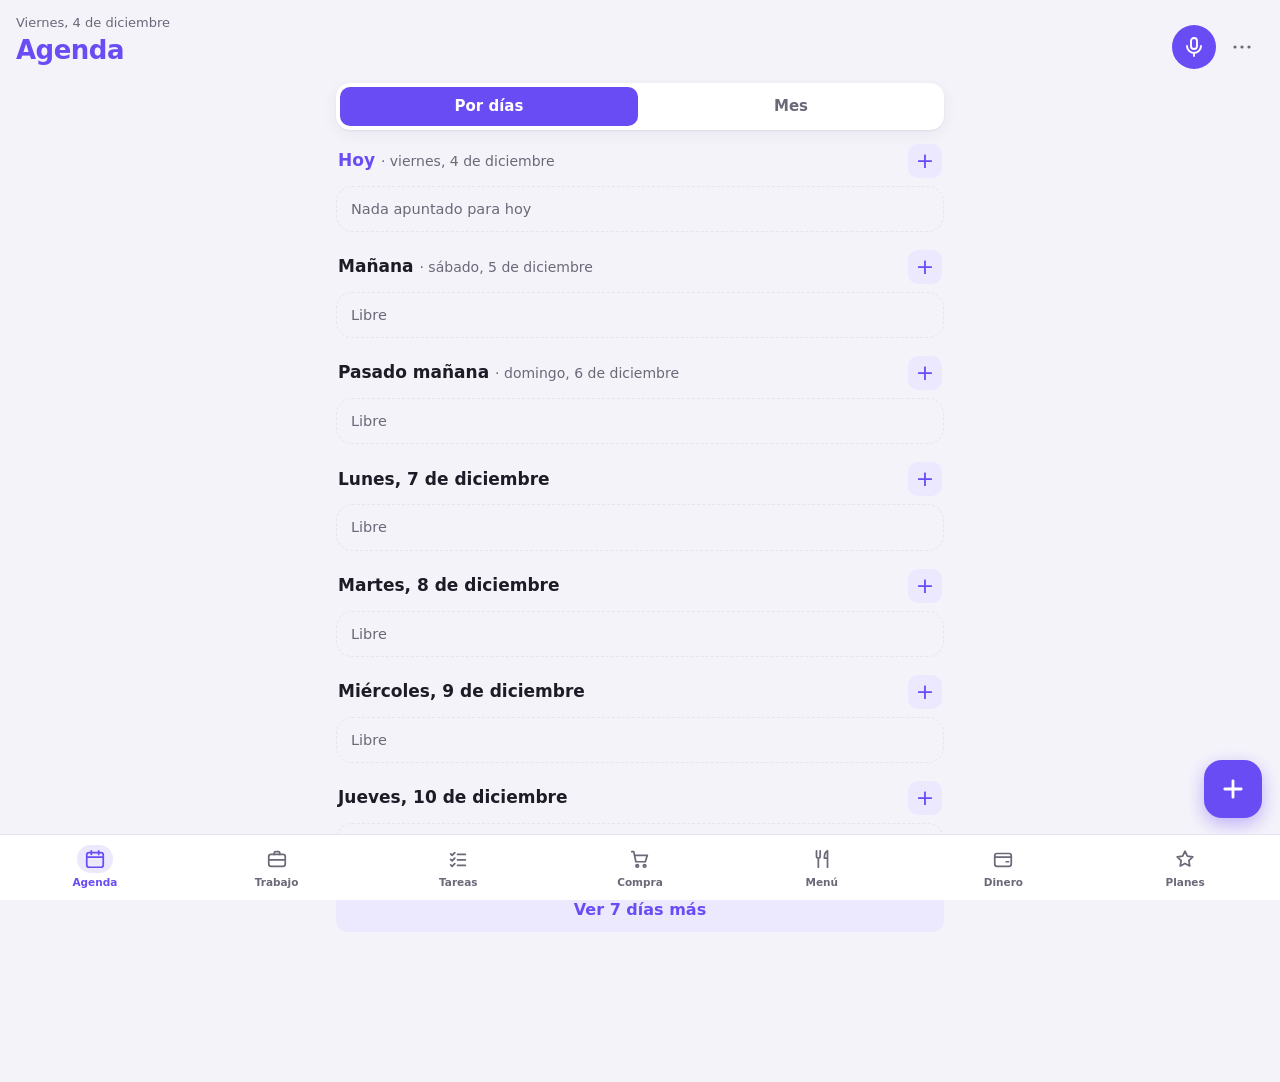
<file: agenda/index.html>
<!doctype html>
<html lang="es">
<head>
<meta charset="utf-8">
<meta name="viewport" content="width=device-width, initial-scale=1, viewport-fit=cover">
<title>Mi Agenda</title>
<meta name="description" content="Agenda personal: citas, trabajo, lista de la compra, menú semanal, presupuesto y planes.">
<meta name="theme-color" content="#6a4cf5">
<link rel="manifest" href="manifest.webmanifest">
<link rel="icon" href="icons/icon.svg" type="image/svg+xml">
<link rel="apple-touch-icon" href="icons/icon-192.png">
<link rel="stylesheet" href="styles.css">
</head>
<body data-tab="agenda">
<header class="top">
  <div>
    <p class="hoy-txt" id="hoyTxt"></p>
    <h1 id="titulo">Agenda</h1>
  </div>
  <div class="acciones-top">
  <button class="icon-btn voz-btn" id="btnVoz" aria-label="Apuntar hablando">
    <svg viewBox="0 0 24 24"><rect x="9" y="3" width="6" height="11" rx="3"/><path d="M5 11a7 7 0 0 0 14 0M12 18v3"/></svg>
  </button>
  <button class="icon-btn" id="btnOpciones" aria-label="Copia de seguridad">
    <svg viewBox="0 0 24 24"><circle cx="5" cy="12" r="1.6"/><circle cx="12" cy="12" r="1.6"/><circle cx="19" cy="12" r="1.6"/></svg>
  </button>
  </div>
</header>

<main id="vista" aria-live="polite"></main>

<button id="fab" aria-label="Añadir">
  <svg viewBox="0 0 24 24"><path d="M12 5v14M5 12h14"/></svg>
</button>

<nav class="tabs" aria-label="Secciones">
  <button data-tab="agenda"><svg viewBox="0 0 24 24"><rect x="3" y="5" width="18" height="16" rx="2.5"/><path d="M3 10h18M8 3v4M16 3v4"/></svg><span>Agenda</span></button>
  <button data-tab="trabajo"><svg viewBox="0 0 24 24"><rect x="3" y="7" width="18" height="13" rx="2.5"/><path d="M9 7V5.5A1.5 1.5 0 0 1 10.5 4h3A1.5 1.5 0 0 1 15 5.5V7M3 13h18"/></svg><span>Trabajo</span></button>
  <button data-tab="tareas"><svg viewBox="0 0 24 24"><path d="M4 6.5l1.6 1.6L8.5 5M4 12.5l1.6 1.6 2.9-3.1M4 18.5l1.6 1.6 2.9-3.1M11.5 7h8.5M11.5 13h8.5M11.5 19h8.5"/></svg><span>Tareas</span></button>
  <button data-tab="compra"><svg viewBox="0 0 24 24"><path d="M3 4h2.2l2.3 11h10.3L20 8H6.3"/><circle cx="9" cy="19.5" r="1.4"/><circle cx="17" cy="19.5" r="1.4"/></svg><span>Compra</span></button>
  <button data-tab="menu"><svg viewBox="0 0 24 24"><path d="M6 3v6a2 2 0 0 0 4 0V3M8 11v10M18 21V3c-2 1-3.5 4-3.5 8H18"/></svg><span>Menú</span></button>
  <button data-tab="dinero"><svg viewBox="0 0 24 24"><rect x="3" y="6" width="18" height="14" rx="2.5"/><path d="M3 10h18M15.5 15h2.5"/></svg><span>Dinero</span></button>
  <button data-tab="planes"><svg viewBox="0 0 24 24"><path d="M12 3.5l2.6 5.3 5.9.9-4.3 4.1 1 5.8L12 16.8l-5.2 2.8 1-5.8-4.3-4.1 5.9-.9z"/></svg><span>Planes</span></button>
</nav>

<dialog id="hoja"></dialog>
<div id="toast" role="status"></div>

<script src="alimentos.js"></script>
<script src="app.js"></script>
<script src="voz.js"></script>
</body>
</html>
</file>
<file: agenda/styles.css>
:root {
  --bg: #f5f3fa;
  --card: #ffffff;
  --tx: #1d1b26;
  --tx2: #6b6878;
  --line: #e7e3f0;
  --danger: #d63c4f;
  --c-agenda: #6a4cf5;
  --c-trabajo: #2f6fe0;
  --c-compra: #1c9563;
  --c-menu: #dc6a26;
  --c-dinero: #0e8a8a;
  --c-planes: #d23f7c;
  --c-tareas: #b8590f;
  --acc: var(--c-agenda);
  --acc-soft: color-mix(in srgb, var(--acc) 13%, var(--card));
  --on-acc: #fff;
  --shadow: 0 1px 2px rgb(20 10 50 / .06), 0 4px 16px rgb(20 10 50 / .06);
  --r: 16px;
  color-scheme: light;
}
@media (prefers-color-scheme: dark) {
  :root:not([data-theme="light"]) {
    --bg: #121118; --card: #1d1b25; --tx: #eeecf5; --tx2: #a29fb2; --line: #2d2a38;
    --danger: #ff6b7d;
    --c-agenda: #9b85ff; --c-trabajo: #6aa1ff; --c-compra: #4fcf95; --c-menu: #ff9a5c;
    --c-dinero: #4cc9c9; --c-planes: #ff7bb0; --c-tareas: #f0a050;
    --on-acc: #14121b; --shadow: none;
    color-scheme: dark;
  }
}
:root[data-theme="dark"] {
  --bg: #121118; --card: #1d1b25; --tx: #eeecf5; --tx2: #a29fb2; --line: #2d2a38;
  --danger: #ff6b7d;
  --c-agenda: #9b85ff; --c-trabajo: #6aa1ff; --c-compra: #4fcf95; --c-menu: #ff9a5c;
  --c-dinero: #4cc9c9; --c-planes: #ff7bb0; --c-tareas: #f0a050;
  --on-acc: #14121b; --shadow: none;
  color-scheme: dark;
}
body[data-tab="agenda"]  { --acc: var(--c-agenda); }
body[data-tab="trabajo"] { --acc: var(--c-trabajo); }
body[data-tab="compra"]  { --acc: var(--c-compra); }
body[data-tab="menu"]    { --acc: var(--c-menu); }
body[data-tab="dinero"]  { --acc: var(--c-dinero); }
body[data-tab="planes"]  { --acc: var(--c-planes); }
body[data-tab="tareas"]  { --acc: var(--c-tareas); }

* { box-sizing: border-box; margin: 0; padding: 0; }
html { -webkit-text-size-adjust: 100%; }
body {
  font: 16px/1.4 system-ui, -apple-system, "Segoe UI", Roboto, sans-serif;
  background: var(--bg); color: var(--tx);
  min-height: 100dvh;
  -webkit-tap-highlight-color: transparent;
}
button, input, select, textarea { font: inherit; color: inherit; }
button { cursor: pointer; background: none; border: 0; }
svg { width: 24px; height: 24px; fill: none; stroke: currentColor; stroke-width: 1.9; stroke-linecap: round; stroke-linejoin: round; }

/* ---------- cabecera ---------- */
.top {
  position: sticky; top: 0; z-index: 5;
  display: flex; align-items: flex-end; justify-content: space-between;
  padding: calc(14px + env(safe-area-inset-top)) 16px 10px;
  background: color-mix(in srgb, var(--bg) 88%, transparent);
  backdrop-filter: blur(10px);
}
.hoy-txt { font-size: 13px; color: var(--tx2); }
h1 { font-size: 26px; font-weight: 750; letter-spacing: -.02em; color: var(--acc); }
.icon-btn { width: 44px; height: 44px; border-radius: 50%; display: grid; place-items: center; color: var(--tx2); }
.icon-btn svg { fill: currentColor; stroke: none; }

main { padding: 4px 16px calc(150px + env(safe-area-inset-bottom)); max-width: 640px; margin: 0 auto; }

/* ---------- barra inferior ---------- */
.tabs {
  position: fixed; inset: auto 0 0 0; z-index: 6;
  display: grid; grid-template-columns: repeat(6, 1fr);
  background: var(--card); border-top: 1px solid var(--line);
  padding: 6px 4px calc(6px + env(safe-area-inset-bottom));
}
.tabs button {
  display: flex; flex-direction: column; align-items: center; gap: 2px;
  font-size: 11px; font-weight: 600; color: var(--tx2); padding: 4px 0; border-radius: 12px;
}
.tabs button svg { width: 40px; height: 28px; padding: 3px 8px; border-radius: 14px; }
.tabs button[aria-current="page"] { color: var(--acc); }
.tabs button[aria-current="page"] svg { background: var(--acc-soft); }

#fab {
  position: fixed; z-index: 6; right: 18px; bottom: calc(82px + env(safe-area-inset-bottom));
  width: 58px; height: 58px; border-radius: 18px;
  background: var(--acc); color: var(--on-acc);
  display: grid; place-items: center;
  box-shadow: 0 6px 18px color-mix(in srgb, var(--acc) 40%, transparent);
}
#fab svg { width: 28px; height: 28px; stroke-width: 2.4; }
#fab[hidden] { display: none; }

/* ---------- piezas comunes ---------- */
.card { background: var(--card); border-radius: var(--r); box-shadow: var(--shadow); padding: 14px; margin-bottom: 14px; }
.sub { font-size: 15px; font-weight: 700; margin: 18px 2px 8px; text-transform: none; }
.sub small { font-weight: 500; color: var(--tx2); }
.sub:first-letter { text-transform: uppercase; }
.vacio { color: var(--tx2); text-align: center; padding: 22px 12px; background: var(--card); border-radius: var(--r); border: 1.5px dashed var(--line); font-size: 15px; }
.nav-fila { display: flex; align-items: center; justify-content: space-between; gap: 8px; margin-bottom: 10px; }
.nav-fila .lbl { font-weight: 700; font-size: 17px; text-align: center; flex: 1; }
.flecha { width: 40px; height: 40px; border-radius: 12px; display: grid; place-items: center; background: var(--card); box-shadow: var(--shadow); font-size: 20px; color: var(--acc); }
.chip { font-size: 13px; font-weight: 600; padding: 6px 12px; border-radius: 99px; background: var(--acc-soft); color: var(--acc); }
.btn { padding: 11px 16px; border-radius: 12px; font-weight: 650; background: var(--acc-soft); color: var(--acc); }
.btn.prim { background: var(--acc); color: var(--on-acc); }
.btn.peligro { background: transparent; color: var(--danger); padding-inline: 6px; }
.btn.bloque { display: block; width: 100%; text-align: center; margin-top: 10px; }
.badge { display: inline-block; font-size: 11px; font-weight: 700; padding: 1px 7px; border-radius: 99px; background: color-mix(in srgb, var(--danger) 15%, transparent); color: var(--danger); vertical-align: 2px; margin-right: 4px; }

/* ---------- listas con casilla ---------- */
.lista { list-style: none; background: var(--card); border-radius: var(--r); box-shadow: var(--shadow); overflow: hidden; }
.item { display: flex; gap: 12px; align-items: flex-start; padding: 12px 14px; border-top: 1px solid var(--line); }
.item:first-child { border-top: 0; }
.chk {
  flex: none; width: 26px; height: 26px; margin-top: 1px; border-radius: 50%;
  border: 2px solid color-mix(in srgb, var(--acc) 60%, var(--line)); display: grid; place-items: center;
}
.chk::after { content: ""; width: 10px; height: 6px; border: solid var(--on-acc); border-width: 0 0 2.5px 2.5px; transform: rotate(-45deg) translate(1px, -1px); opacity: 0; }
.hecho .chk { background: var(--acc); border-color: var(--acc); }
.hecho .chk::after { opacity: 1; }
.hecho .t { text-decoration: line-through; color: var(--tx2); }
.cuerpo { flex: 1; min-width: 0; cursor: pointer; }
.t { font-weight: 600; overflow-wrap: anywhere; }
.meta { font-size: 13.5px; color: var(--tx2); margin-top: 1px; }
.nota { font-size: 14px; color: var(--tx2); margin-top: 4px; white-space: pre-wrap; overflow-wrap: anywhere; }
.der { flex: none; font-weight: 700; text-align: right; }
.hora-col { flex: none; width: 48px; font-weight: 700; color: var(--acc); font-size: 15px; padding-top: 2px; }
.hora-col small { display: block; font-weight: 500; color: var(--tx2); font-size: 12px; }

/* ---------- calendario ---------- */
.cal { display: grid; grid-template-columns: repeat(7, 1fr); gap: 2px; text-align: center; }
.dsem { font-size: 12px; font-weight: 700; color: var(--tx2); padding: 4px 0 6px; }
.dia { position: relative; height: 44px; border-radius: 12px; font-size: 15px; font-weight: 550; display: flex; flex-direction: column; align-items: center; justify-content: center; }
.dia.fuera { color: color-mix(in srgb, var(--tx2) 55%, transparent); }
.dia.hoy { color: var(--acc); font-weight: 800; box-shadow: inset 0 0 0 1.5px var(--acc); }
.dia.sel { background: var(--acc); color: var(--on-acc); box-shadow: none; }
.pts { display: flex; gap: 2px; height: 5px; margin-top: 2px; }
.pts i { width: 5px; height: 5px; border-radius: 50%; background: var(--acc); }
.dia.sel .pts i { background: var(--on-acc); }

/* ---------- compra ---------- */
.rapido { display: grid; grid-template-columns: 1fr auto; gap: 8px; margin-bottom: 6px; }
.rapido input, .rapido select { padding: 12px 14px; border-radius: 12px; border: 1.5px solid var(--line); background: var(--card); min-width: 0; }
.rapido select { grid-column: 1; font-size: 14px; padding: 9px 12px; color: var(--tx2); }
.rapido .btn { grid-row: 1 / span 2; grid-column: 2; }
.rapido input:focus, .rapido select:focus { outline: none; border-color: var(--acc); }
.grupo { font-size: 13px; font-weight: 700; color: var(--acc); text-transform: uppercase; letter-spacing: .04em; margin: 16px 4px 6px; }

/* ---------- menú ---------- */
.menu-dia { background: var(--card); border-radius: var(--r); box-shadow: var(--shadow); padding: 12px 14px; margin-bottom: 10px; cursor: pointer; border: 2px solid transparent; }
.menu-dia.hoy { border-color: var(--acc); }
.menu-dia header { display: flex; justify-content: space-between; align-items: baseline; font-weight: 700; margin-bottom: 6px; }
.menu-dia header small { font-weight: 600; color: var(--acc); text-transform: none; }
.comidas { display: grid; grid-template-columns: 1fr 1fr; gap: 10px; }
.comidas small { display: block; font-size: 12px; font-weight: 700; color: var(--tx2); text-transform: uppercase; letter-spacing: .04em; }
.comidas p { font-size: 15px; overflow-wrap: anywhere; white-space: pre-wrap; }
.comidas p.nada { color: color-mix(in srgb, var(--tx2) 60%, transparent); }
.ingr { font-size: 13px; color: var(--tx2); margin-top: 6px; }

/* ---------- dinero ---------- */
.resumen .cifra { font-size: 30px; font-weight: 800; letter-spacing: -.02em; }
.resumen .cifra.mal { color: var(--danger); }
.resumen .lbl { font-size: 14px; color: var(--tx2); }
.barra { height: 10px; border-radius: 99px; background: var(--line); overflow: hidden; margin: 12px 0 8px; }
.barra i { display: block; height: 100%; border-radius: 99px; background: var(--acc); }
.barra.mal i { background: var(--danger); }
.fila3 { display: grid; grid-template-columns: repeat(3, 1fr); gap: 8px; margin-top: 12px; text-align: center; }
.fila3 div { background: var(--acc-soft); border-radius: 12px; padding: 8px 4px; }
.fila3 b { display: block; font-size: 15px; }
.fila3 span { font-size: 12px; color: var(--tx2); }
.cat { display: grid; grid-template-columns: 1fr auto; gap: 2px 10px; font-size: 14px; margin-top: 10px; }
.cat .barra { grid-column: 1 / -1; margin: 0; height: 7px; }
.pos { color: var(--c-compra); }

/* ---------- formulario (hoja inferior) ---------- */
dialog#hoja {
  margin: auto auto 0; width: 100%; max-width: 560px; max-height: 92dvh;
  border: 0; border-radius: 22px 22px 0 0; background: var(--card); color: var(--tx);
  padding: 0; overflow: auto;
}
dialog#hoja::backdrop { background: rgb(10 8 20 / .45); }
.form { padding: 10px 18px calc(18px + env(safe-area-inset-bottom)); }
.asa { width: 40px; height: 5px; border-radius: 9px; background: var(--line); margin: 0 auto 12px; }
.form h2 { font-size: 20px; margin-bottom: 12px; }
.form p { color: var(--tx2); font-size: 15px; margin-bottom: 14px; }
.campos { display: flex; flex-wrap: wrap; gap: 12px; }
.campo { flex: 1 1 100%; display: flex; flex-direction: column; gap: 4px; }
.campo.mitad { flex-basis: calc(50% - 6px); }
.campo > span { font-size: 13px; font-weight: 650; color: var(--tx2); }
.campo input, .campo select, .campo textarea {
  width: 100%; padding: 11px 12px; border-radius: 12px; border: 1.5px solid var(--line); background: var(--bg); min-height: 46px;
}
.campo textarea { resize: vertical; }
.campo :focus { outline: none; border-color: var(--acc); }
.campo .error { border-color: var(--danger); }
.seg { display: flex; gap: 6px; }
.seg label { flex: 1; }
.seg input { position: absolute; opacity: 0; pointer-events: none; }
.seg span { display: block; text-align: center; padding: 10px; border-radius: 12px; border: 1.5px solid var(--line); font-weight: 650; }
.seg input:checked + span { background: var(--acc); border-color: var(--acc); color: var(--on-acc); }
.botones { display: flex; align-items: center; gap: 8px; margin-top: 18px; }
.botones .sp { flex: 1; }
.opciones .btn { display: block; width: 100%; text-align: center; margin-top: 10px; }

#toast {
  position: fixed; left: 50%; bottom: calc(150px + env(safe-area-inset-bottom)); z-index: 20;
  transform: translate(-50%, 20px); opacity: 0; pointer-events: none;
  background: var(--tx); color: var(--bg); padding: 10px 16px; border-radius: 12px; font-size: 14px; font-weight: 600;
  transition: .2s; max-width: calc(100% - 32px);
}
#toast.ver { opacity: 1; transform: translate(-50%, 0); }

/* ---------- pestañas (Por días / Mes, Lista / Precios) ---------- */
.pestanas { display: grid; grid-auto-flow: column; grid-auto-columns: 1fr; gap: 4px; padding: 4px; margin-bottom: 14px; background: var(--card); border-radius: 14px; box-shadow: var(--shadow); }
.pestanas button { padding: 9px 6px; border-radius: 10px; font-weight: 650; font-size: 15px; color: var(--tx2); }
.pestanas button[aria-selected="true"] { background: var(--acc); color: var(--on-acc); }

/* ---------- agenda por días ---------- */
.bloque-dia { margin-bottom: 18px; }
.cab-dia { display: flex; align-items: center; justify-content: space-between; gap: 8px; margin: 0 2px 8px; }
.cab-dia h2 { font-size: 17px; font-weight: 750; }
.cab-dia h2 small { font-size: 14px; font-weight: 500; color: var(--tx2); }
.es-hoy .cab-dia h2 { color: var(--acc); }
.mas-dia { flex: none; width: 34px; height: 34px; border-radius: 10px; background: var(--acc-soft); color: var(--acc); font-size: 22px; line-height: 1; }
.libre { color: var(--tx2); font-size: 14.5px; padding: 12px 14px; border-radius: var(--r); border: 1.5px dashed var(--line); }

/* ---------- comparador de precios ---------- */
.tienda-total { display: grid; grid-template-columns: 1fr auto; gap: 0 10px; padding: 10px 0; border-top: 1px solid var(--line); align-items: center; }
.tienda-total:first-of-type { margin-top: 8px; }
.tienda-total small { grid-column: 1 / -1; color: var(--tx2); font-size: 12.5px; }
.tienda-total.gana b { color: var(--acc); font-size: 18px; }
.producto-precios .t { font-size: 17px; }
.tiendas { list-style: none; margin-top: 8px; }
.tiendas li { display: grid; grid-template-columns: 92px 1fr auto; gap: 8px; align-items: center; padding: 9px 8px; margin: 0 -8px; border-radius: 10px; cursor: pointer; }
.tiendas li + li { border-top: 1px solid var(--line); }
.tiendas .tn { font-weight: 600; font-size: 14.5px; }
.tiendas .desc { font-size: 12.5px; color: var(--tx2); overflow: hidden; text-overflow: ellipsis; white-space: nowrap; min-width: 0; }
.tiendas .nada { font-weight: 500; font-size: 13.5px; color: var(--acc); }
.tiendas li.barato { background: var(--acc-soft); border-top-color: transparent; }
.tiendas li.barato b { color: var(--acc); }
.tiendas li.barato b::after { content: " ✓"; }
.btn[disabled] { opacity: .6; }

/* ---------- tareas ---------- */
.rapido.una { grid-template-columns: 1fr auto; }
.rapido.una .btn { grid-row: auto; grid-column: auto; }
.ajuste-umbral { display: block; font-size: 14px; color: var(--tx2); margin: 4px 2px 14px; }
.ajuste-umbral select { font-weight: 650; color: var(--acc); background: var(--acc-soft); border: 0; border-radius: 8px; padding: 4px 6px; margin: 0 2px; }
.sub.alerta { color: var(--danger); }
.item.atascada .meta { color: var(--danger); font-weight: 600; }
.item.atascada { background: color-mix(in srgb, var(--danger) 6%, var(--card)); }
.aviso-noti p { margin: 4px 0 0; }
.tabs { grid-template-columns: repeat(7, 1fr); }
.tabs button { position: relative; font-size: 10.5px; }
.tabs button svg { width: 36px; padding: 3px 6px; }
.tabs button[data-aviso]:not([data-aviso=""])::after {
  content: attr(data-aviso); position: absolute; top: 0; left: 55%;
  min-width: 17px; height: 17px; padding: 0 4px; border-radius: 9px;
  background: var(--danger); color: #fff; font-size: 11px; font-weight: 700; line-height: 17px; text-align: center;
}

/* ---------- calorías ---------- */
.comidas { grid-template-columns: 1fr 1fr; }
.menu-dia header small.pasado { color: var(--danger); }
.barra.fina { height: 6px; margin: 0 0 8px; }
.macros3 { display: grid; grid-template-columns: repeat(3, 1fr); gap: 8px; margin-top: 12px; text-align: center; }
.macros3 div { background: var(--acc-soft); border-radius: 12px; padding: 8px 4px; }
.macros3 b { display: block; font-size: 18px; }
.macros3 span { display: block; font-size: 13px; font-weight: 600; }
.macros3 small { font-size: 12px; color: var(--tx2); }
.card.aviso { border: 1.5px solid color-mix(in srgb, var(--danger) 45%, transparent); }
.card.aviso p { margin-top: 6px; }
.campo.macros { display: grid; grid-template-columns: repeat(4, 1fr); gap: 6px; margin-top: -6px; }
.campo.macros label { display: flex; flex-direction: column; gap: 2px; }
.campo.macros span { font-size: 11px; font-weight: 600; color: var(--tx2); }
.campo.macros input { min-height: 38px; padding: 7px 8px; font-size: 15px; }
.semana-k { display: grid; grid-template-columns: repeat(7, 1fr); gap: 4px; margin: 12px 0 8px; text-align: center; }
.dia-k span { font-size: 12px; font-weight: 700; color: var(--tx2); }
.dia-k.hoy span { color: var(--acc); }
.dia-k .col { position: relative; height: 90px; margin: 4px auto; width: 70%; background: var(--line); border-radius: 6px; overflow: hidden; }
.dia-k .col i { position: absolute; left: 0; right: 0; bottom: 0; background: var(--acc); border-radius: 6px 6px 0 0; }
.dia-k .col i.mal { background: var(--danger); }
.dia-k .col em { position: absolute; left: -2px; right: -2px; height: 2px; background: var(--tx); opacity: .55; }
.dia-k small { font-size: 11px; color: var(--tx2); }
.pesos { list-style: none; margin-top: 10px; }
.pesos li { display: grid; grid-template-columns: 1fr auto 32px; align-items: center; padding: 7px 0; border-top: 1px solid var(--line); font-size: 15px; }
.pesos .x { color: var(--tx2); font-size: 20px; }
.calc-info { font-size: 14px; line-height: 1.5; background: var(--acc-soft); border-radius: 12px; padding: 10px 12px; margin: -4px 0 14px; }
.calc-info.error { background: color-mix(in srgb, var(--danger) 10%, var(--card)); color: var(--danger); }
.calc-info small { color: var(--tx2); }
.calc-info .aviso-txt { color: var(--danger); }

/* ---------- apuntar hablando ---------- */
.acciones-top { display: flex; gap: 4px; align-items: center; }
.voz-btn { background: var(--acc); color: var(--on-acc); }
.voz-btn svg { fill: none; stroke: currentColor; }
.form.voz .mic { display: grid; place-items: center; width: 84px; height: 84px; margin: 4px auto 6px; border-radius: 50%; background: var(--acc); color: var(--on-acc); box-shadow: 0 6px 18px color-mix(in srgb, var(--acc) 40%, transparent); }
.form.voz .mic svg { width: 40px; height: 40px; }
.form.voz .mic.grabando { background: var(--danger); animation: latido 1.2s ease-in-out infinite; }
@keyframes latido { 50% { transform: scale(1.08); } }
@media (prefers-reduced-motion: reduce) { .form.voz .mic.grabando { animation: none; } }
.mic-estado { text-align: center; font-weight: 600; color: var(--tx) !important; }
.form.voz textarea { width: 100%; padding: 11px 12px; border-radius: 12px; border: 1.5px solid var(--line); background: var(--bg); resize: vertical; }
.form.voz textarea:focus { outline: none; border-color: var(--acc); }
.voz-dicho { font-style: italic; font-size: 14px !important; background: var(--bg); border-radius: 10px; padding: 8px 10px; }
.voz-lista { list-style: none; display: flex; flex-direction: column; gap: 10px; }
.voz-item { background: var(--bg); border-radius: 14px; padding: 10px; display: flex; flex-direction: column; gap: 8px; }
.voz-fila1 { display: flex; justify-content: space-between; align-items: center; }
.voz-item select { font-weight: 650; border: 0; background: var(--acc-soft); color: var(--acc); border-radius: 10px; padding: 7px 10px; }
.voz-item input { width: 100%; min-width: 0; padding: 9px 10px; border-radius: 10px; border: 1.5px solid var(--line); background: var(--card); }
.voz-fila2 { display: grid; grid-template-columns: 1.4fr 1fr; gap: 8px; }
.voz-fila2[hidden] { display: none; }
.voz-item .x { width: 32px; height: 32px; font-size: 22px; color: var(--tx2); }

/* ---------- calorías: elegir día ---------- */
.dia-kcal .lbl small { font-weight: 500; color: var(--tx2); font-size: 13px; }
.chips-dia { display: flex; gap: 6px; justify-content: center; margin: 2px 0 10px; }
.chips-dia .chip { padding: 7px 14px; background: var(--bg); color: var(--tx2); }
.chips-dia .chip.activo { background: var(--acc); color: var(--on-acc); }
.comidas-dia li { grid-template-columns: 78px 1fr auto; cursor: default; }
.comidas-dia li > span:first-child { font-weight: 600; font-size: 14px; }
.dia-k { cursor: pointer; border-radius: 8px; }
.dia-k.sel { background: var(--acc-soft); }
</file>
